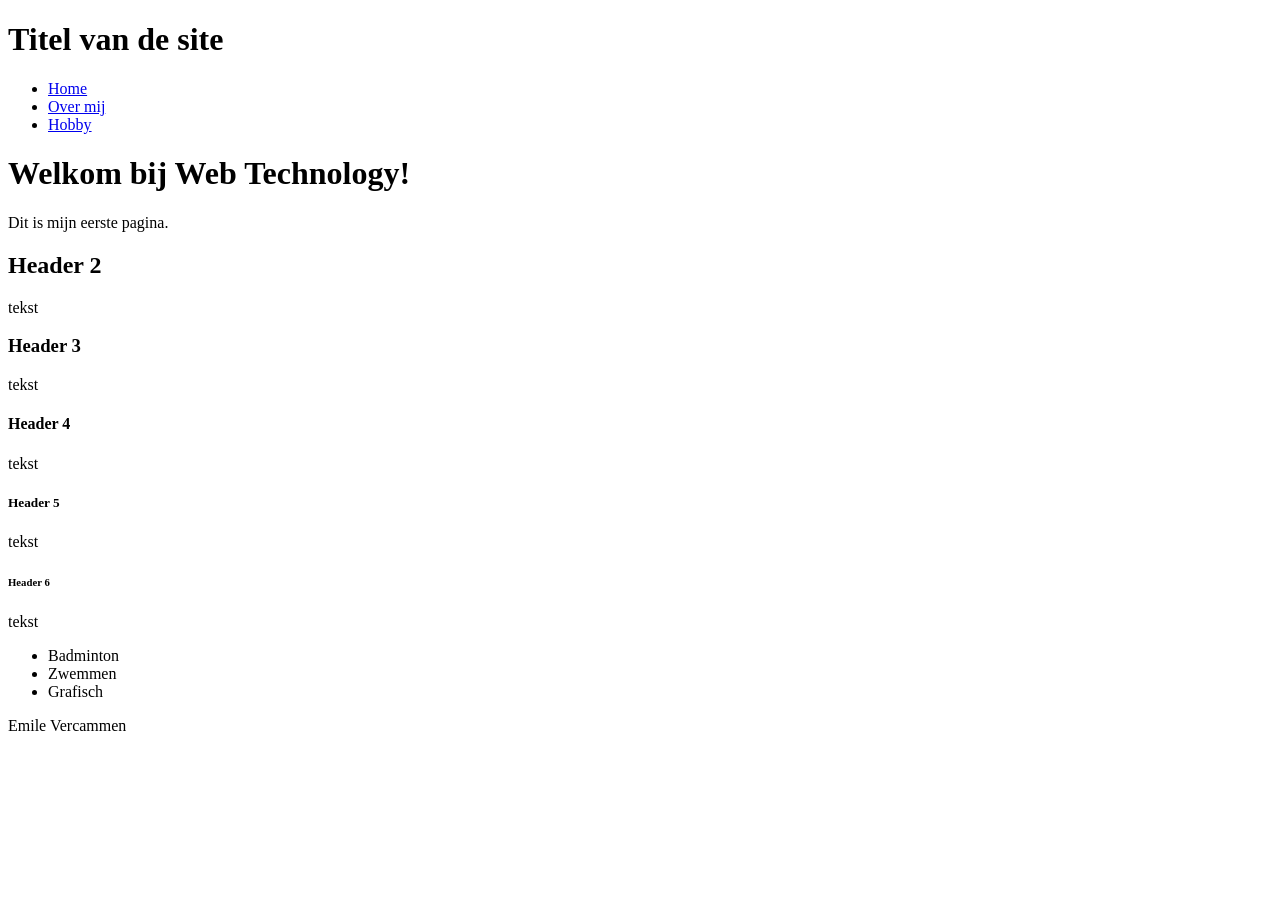
<file: labo-01/index.html>
<!DOCTYPE html>
<html lang="nl">
<head>
    <meta charset="UTF-8">
    <meta name="viewport" content="width=device-width, initial-scale=1.0">
    <title>Oefening 1</title>
</head>
<body>
    <header>
        <h1>Titel van de site</h1>
        <nav>
          <ul>
            <li><a href="index.html">Home</a></li>
            <li><a href="over-mij.html">Over mij</a></li>
            <li><a href="hobby.html">Hobby</a></li>
          </ul>
        </nav>
    </header>
    <main>
        <h1>Welkom bij Web Technology!</h1>
        <p>Dit is mijn eerste pagina.</p>
        <h2>Header 2</h2>
        <p>tekst</p>
        <h3>Header 3</h3>
        <p>tekst</p>
        <h4>Header 4</h4>
        <p>tekst</p>
        <h5>Header 5</h5>
        <p>tekst</p>
        <h6>Header 6</h6>
        <p>tekst</p>
        <ul>
            <li>Badminton</li>
            <li>Zwemmen</li>
            <li>Grafisch</li>
        </ul>
    </main>
    <footer>
        <p>Emile Vercammen</p>
    </footer>
</body>
</html>
</file>
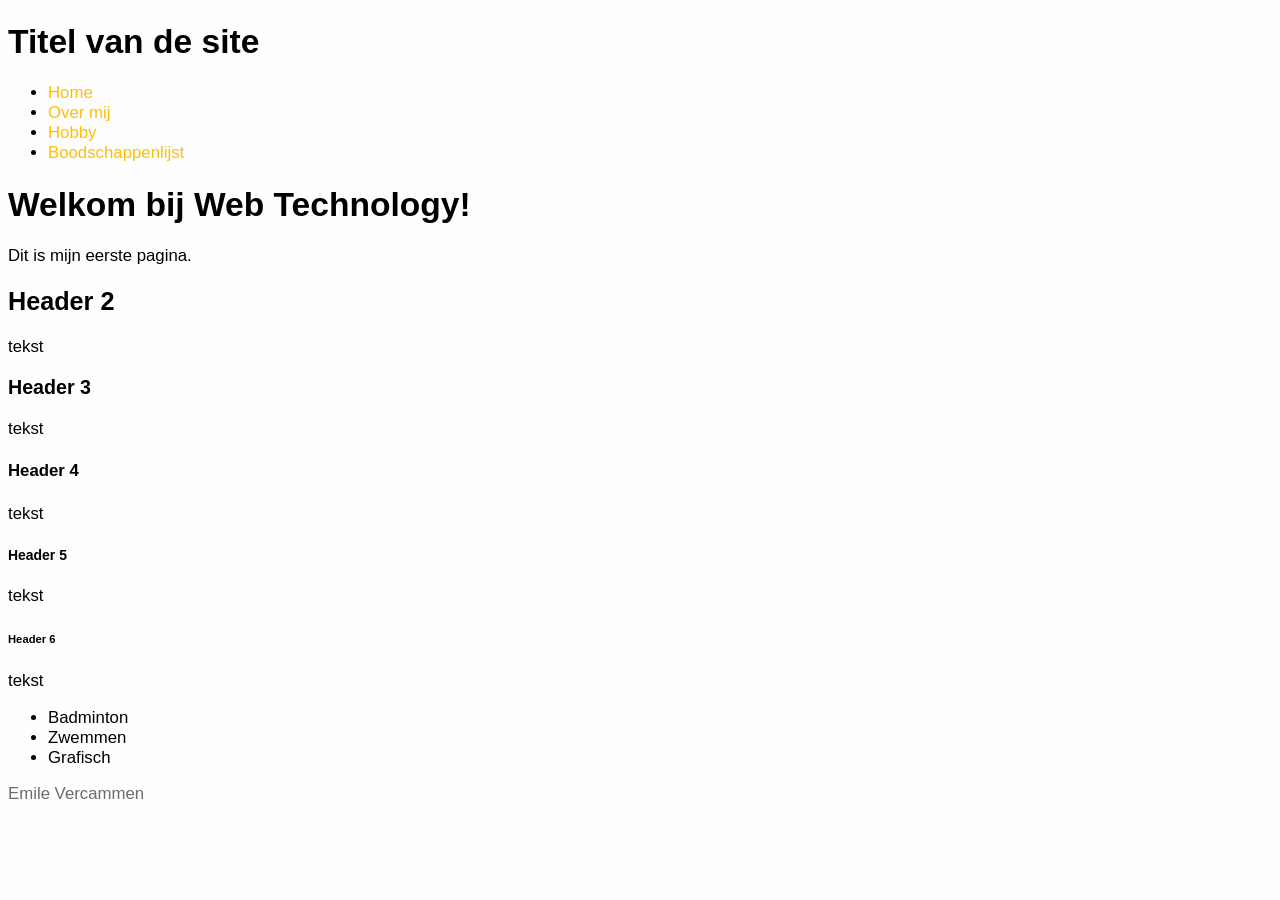
<file: site/index.html>
<!DOCTYPE html>
<html lang="nl">
<head>
    <meta charset="UTF-8">
    <meta name="viewport" content="width=device-width, initial-scale=1.0">
    <title>Home</title>
    <link rel="stylesheet" href="css/stijl.css">
</head>
<body>
    <header>
        <h1>Titel van de site</h1>
        <nav>
          <ul>
            <li><a href="index.html">Home</a></li>
            <li><a href="over-mij.html">Over mij</a></li>
            <li><a href="hobby.html">Hobby</a></li>
            <li><a href="boodschappen.html">Boodschappenlijst</a></li>
          </ul>
        </nav>
    </header>
    <main>
        <h1>Welkom bij Web Technology!</h1>
        <p>Dit is mijn eerste pagina.</p>
        <h2>Header 2</h2>
        <p>tekst</p>
        <h3>Header 3</h3>
        <p>tekst</p>
        <h4>Header 4</h4>
        <p>tekst</p>
        <h5>Header 5</h5>
        <p>tekst</p>
        <h6>Header 6</h6>
        <p>tekst</p>
        <ul>
            <li>Badminton</li>
            <li>Zwemmen</li>
            <li>Grafisch</li>
        </ul>
    </main>
    <footer>
        <p>Emile Vercammen</p>
    </footer>
</body>
</html>
</file>
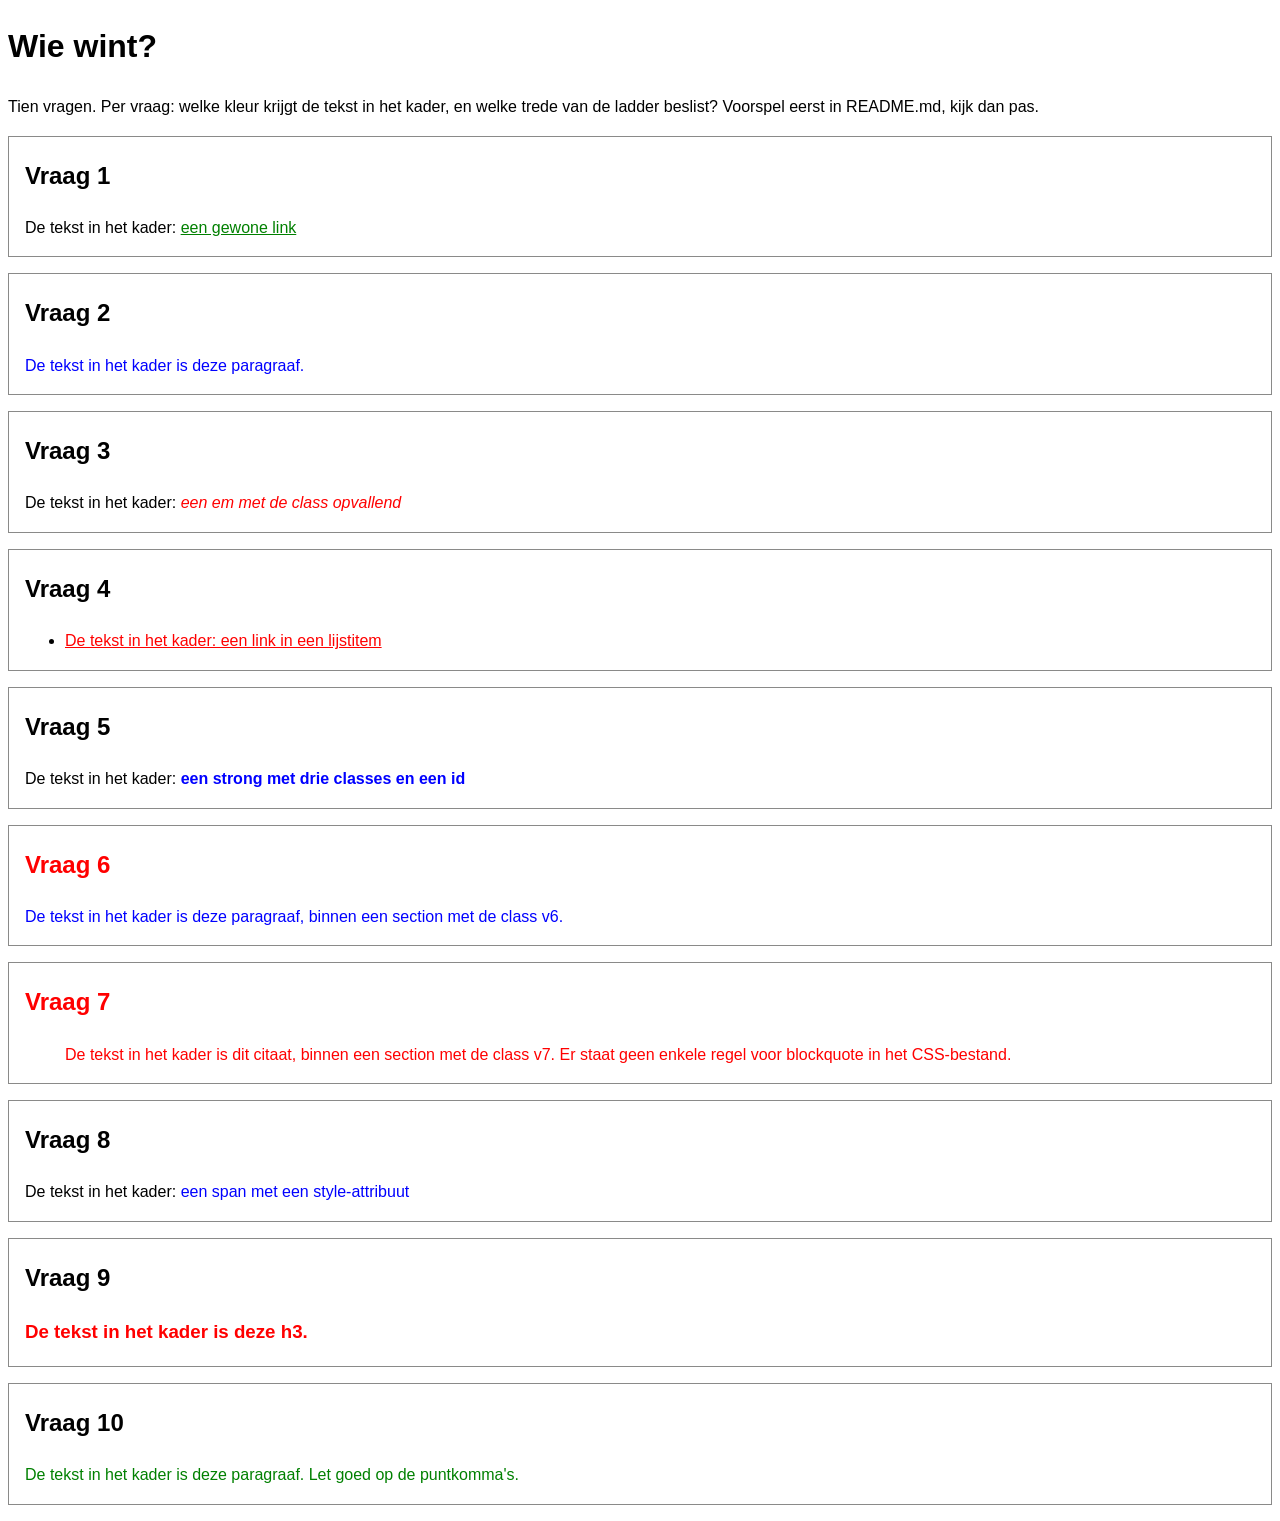
<file: labo-02/cascade/index.html>
<!-- index.html - oefening 3: voorspel, dan kijk. Wijzig dit bestand niet. -->
<!doctype html>
<html lang="nl">
  <head>
    <meta charset="utf-8">
    <meta name="viewport" content="width=device-width, initial-scale=1">
    <title>Wie wint? Tien vragen over de cascade</title>
    <link rel="stylesheet" href="css/stijl.css">
  </head>
  <body>
    <h1>Wie wint?</h1>
    <p>Tien vragen. Per vraag: welke kleur krijgt de tekst in het kader, en welke trede van de ladder beslist? Voorspel eerst in README.md, kijk dan pas.</p>

    <section class="vraag v1">
      <h2>Vraag 1</h2>
      <p>De tekst in het kader: <a href="#">een gewone link</a></p>
    </section>

    <section class="vraag v2">
      <h2>Vraag 2</h2>
      <p class="v2-tekst">De tekst in het kader is deze paragraaf.</p>
    </section>

    <section class="vraag v3">
      <h2>Vraag 3</h2>
      <p>De tekst in het kader: <em class="opvallend">een em met de class opvallend</em></p>
    </section>

    <section class="vraag v4">
      <h2>Vraag 4</h2>
      <ul>
        <li><a href="#">De tekst in het kader: een link in een lijstitem</a></li>
      </ul>
    </section>

    <section class="vraag v5">
      <h2>Vraag 5</h2>
      <p>De tekst in het kader: <strong class="een twee drie" id="v5-tekst">een strong met drie classes en een id</strong></p>
    </section>

    <section class="vraag v6">
      <h2>Vraag 6</h2>
      <p class="v6-tekst">De tekst in het kader is deze paragraaf, binnen een section met de class v6.</p>
    </section>

    <section class="vraag v7">
      <h2>Vraag 7</h2>
      <blockquote>De tekst in het kader is dit citaat, binnen een section met de class v7. Er staat geen enkele regel voor blockquote in het CSS-bestand.</blockquote>
    </section>

    <section class="vraag v8">
      <h2>Vraag 8</h2>
      <p>De tekst in het kader: <span class="v8-tekst" style="color: blue">een span met een style-attribuut</span></p>
    </section>

    <section class="vraag v9">
      <h2>Vraag 9</h2>
      <h3 class="v9-tekst">De tekst in het kader is deze h3.</h3>
    </section>

    <section class="vraag v10">
      <h2>Vraag 10</h2>
      <p class="v10-tekst">De tekst in het kader is deze paragraaf. Let goed op de puntkomma's.</p>
    </section>
  </body>
</html>
</file>
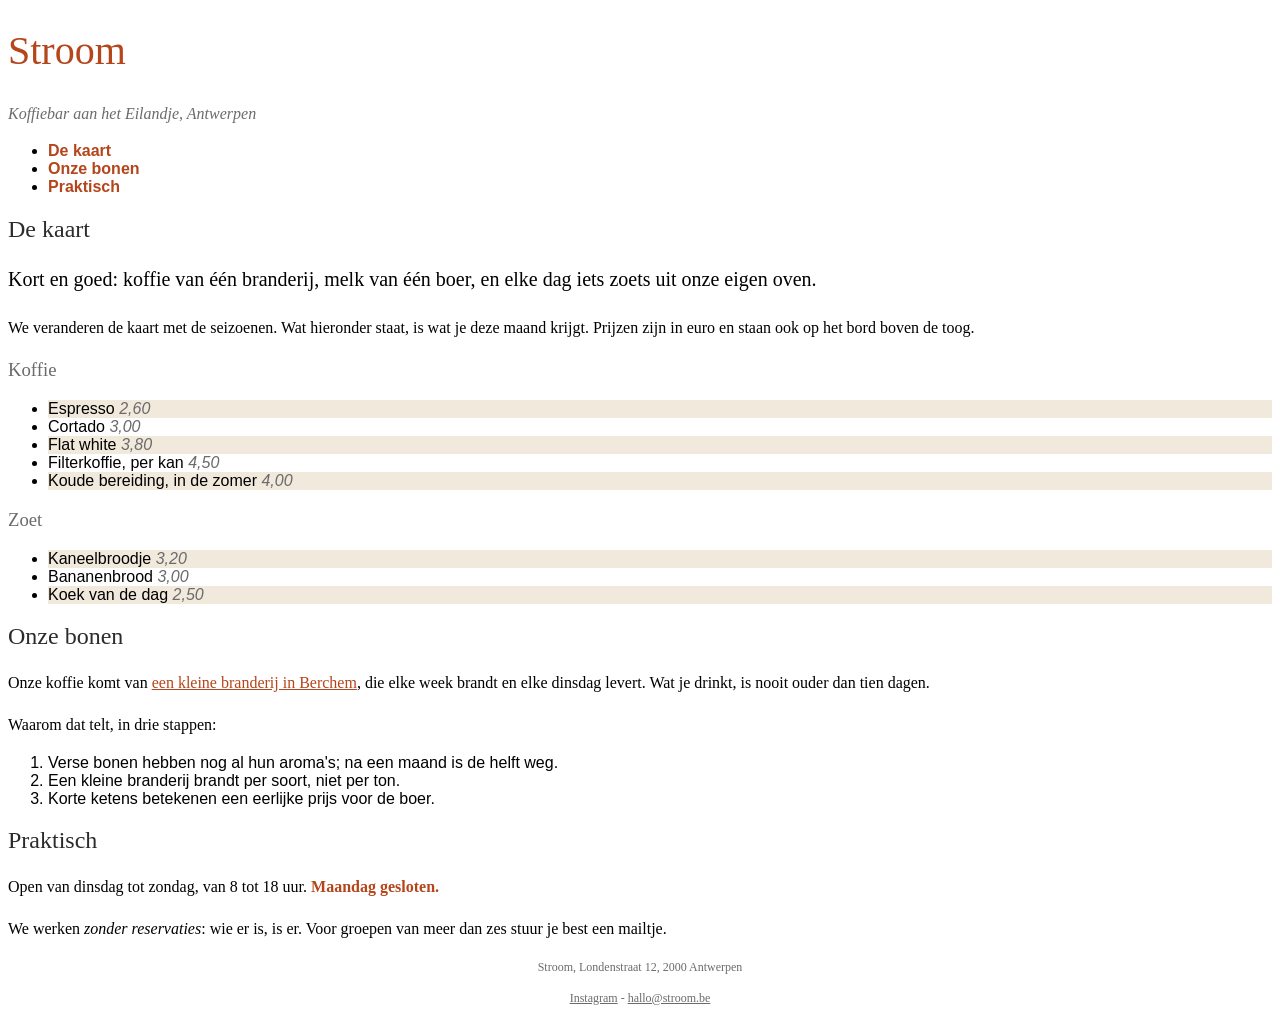
<file: labo-02/nabouw/index.html>
<!-- index.html - nabouw labo 2. Dit bestand mag je NIET wijzigen: geen class erbij, geen element verplaatst, geen style-attribuut. Jij schrijft css/stijl.css. -->
<!--
  Wat het screenshot niet kan tonen (hover en focus):
  - links in de navigatie: accentkleur, vet, geen onderstreping;
    bij hover en focus: inktkleur en onderstreept
  - links in main: accentkleur, onderstreept;
    bij hover en focus: papierkleur op een achtergrond in de accentkleur
  - links in de footer: gedempte kleur; bij hover en focus: accentkleur
-->
<!doctype html>
<html lang="nl">
  <head>
    <meta charset="utf-8">
    <meta name="viewport" content="width=device-width, initial-scale=1">
    <title>Stroom - koffiebar aan het Eilandje</title>
    <link rel="stylesheet" href="css/stijl.css">
  </head>
  <body>
    <header>
      <h1>Stroom</h1>
      <p class="slogan">Koffiebar aan het Eilandje, Antwerpen</p>
      <nav>
        <ul>
          <li><a href="#kaart">De kaart</a></li>
          <li><a href="#bonen">Onze bonen</a></li>
          <li><a href="#praktisch">Praktisch</a></li>
        </ul>
      </nav>
    </header>

    <main>
      <article>
        <h2 id="kaart">De kaart</h2>
        <p class="intro">Kort en goed: koffie van één branderij, melk van één boer, en elke dag iets zoets uit onze eigen oven.</p>
        <p>We veranderen de kaart met de seizoenen. Wat hieronder staat, is wat je deze maand krijgt. Prijzen zijn in euro en staan ook op het bord boven de toog.</p>

        <h3>Koffie</h3>
        <ul class="kaart">
          <li>Espresso <span class="prijs">2,60</span></li>
          <li>Cortado <span class="prijs">3,00</span></li>
          <li>Flat white <span class="prijs">3,80</span></li>
          <li>Filterkoffie, per kan <span class="prijs">4,50</span></li>
          <li>Koude bereiding, in de zomer <span class="prijs">4,00</span></li>
        </ul>

        <h3>Zoet</h3>
        <ul class="kaart">
          <li>Kaneelbroodje <span class="prijs">3,20</span></li>
          <li>Bananenbrood <span class="prijs">3,00</span></li>
          <li>Koek van de dag <span class="prijs">2,50</span></li>
        </ul>

        <h2 id="bonen">Onze bonen</h2>
        <p>Onze koffie komt van <a href="https://www.example.be">een kleine branderij in Berchem</a>, die elke week brandt en elke dinsdag levert. Wat je drinkt, is nooit ouder dan tien dagen.</p>
        <p>Waarom dat telt, in drie stappen:</p>
        <ol>
          <li>Verse bonen hebben nog al hun aroma's; na een maand is de helft weg.</li>
          <li>Een kleine branderij brandt per soort, niet per ton.</li>
          <li>Korte ketens betekenen een eerlijke prijs voor de boer.</li>
        </ol>

        <h2 id="praktisch">Praktisch</h2>
        <p>Open van dinsdag tot zondag, van 8 tot 18 uur. <strong>Maandag gesloten.</strong></p>
        <p>We werken <em>zonder reservaties</em>: wie er is, is er. Voor groepen van meer dan zes stuur je best een mailtje.</p>
      </article>
    </main>

    <footer>
      <p>Stroom, Londenstraat 12, 2000 Antwerpen</p>
      <p><a href="https://www.instagram.com">Instagram</a> - <a href="mailto:hallo@stroom.be">hallo@stroom.be</a></p>
    </footer>
  </body>
</html>
</file>
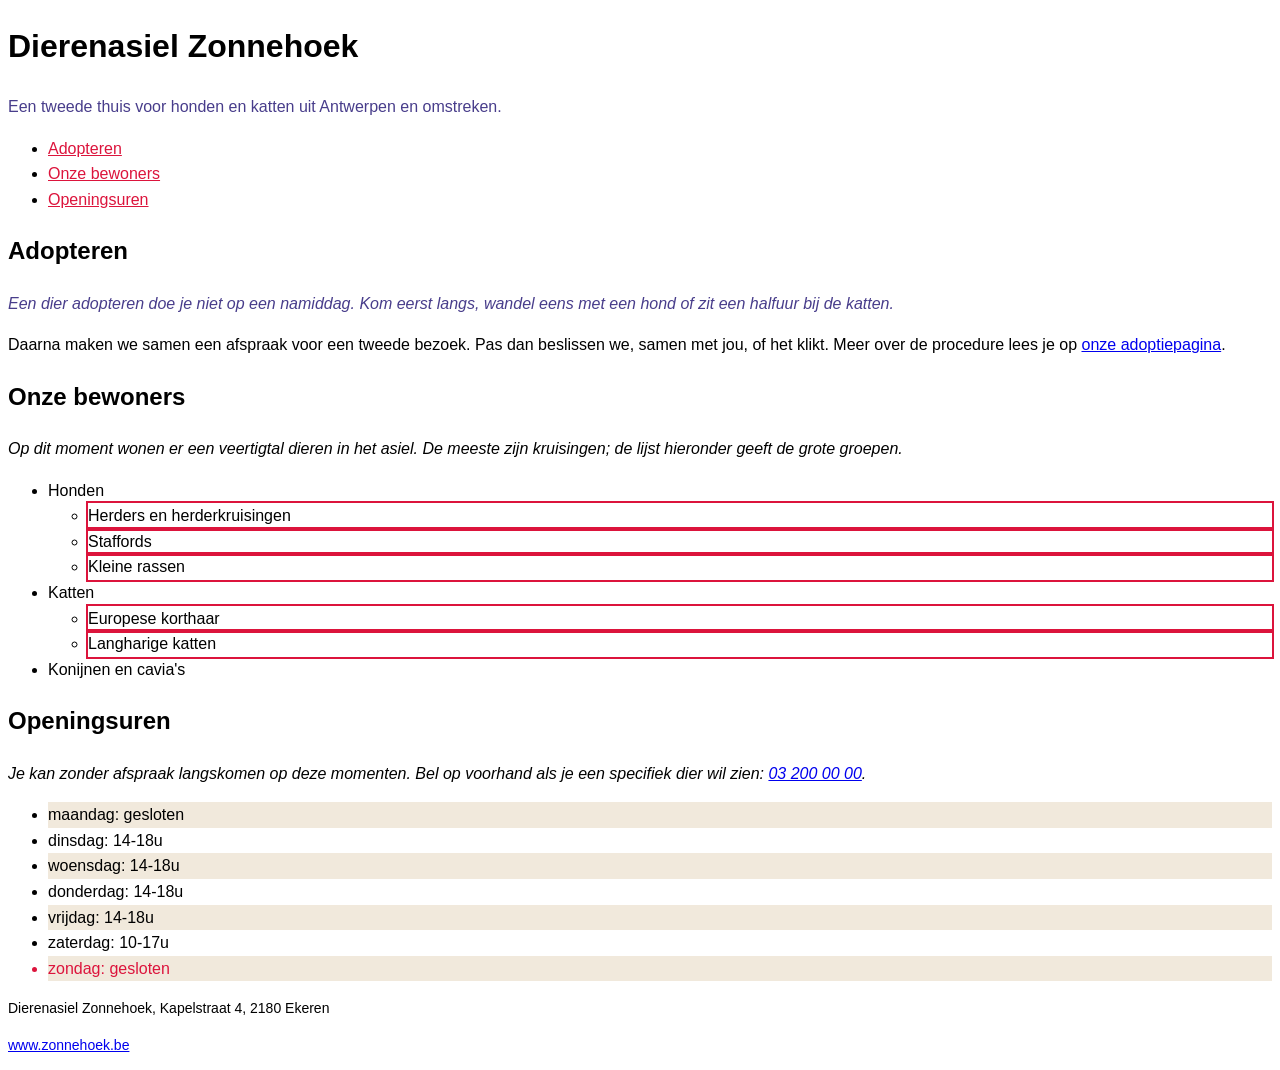
<file: labo-02/selectors/index.html>
<!-- index.html - oefening 2: selectors. Wijzig dit bestand niet; alles wat je nodig hebt, staat erin. -->
<!doctype html>
<html lang="nl">
  <head>
    <meta charset="utf-8">
    <meta name="viewport" content="width=device-width, initial-scale=1">
    <title>Dierenasiel Zonnehoek</title>
    <link rel="stylesheet" href="css/stijl.css">
  </head>
  <body>
    <header>
      <h1>Dierenasiel Zonnehoek</h1>
      <p class="slogan">Een tweede thuis voor honden en katten uit Antwerpen en omstreken.</p>
      <nav>
        <ul>
          <li><a href="#adopteren">Adopteren</a></li>
          <li><a href="#rassen">Onze bewoners</a></li>
          <li><a href="#uren">Openingsuren</a></li>
        </ul>
      </nav>
    </header>

    <main>
      <article>
        <h2 id="adopteren">Adopteren</h2>
        <p class="intro">Een dier adopteren doe je niet op een namiddag. Kom eerst langs, wandel eens met een hond of zit een halfuur bij de katten.</p>
        <p>Daarna maken we samen een afspraak voor een tweede bezoek. Pas dan beslissen we, samen met jou, of het klikt. Meer over de procedure lees je op <a href="https://www.zonnehoek.be/adoptie">onze adoptiepagina</a>.</p>

        <h2 id="rassen">Onze bewoners</h2>
        <p>Op dit moment wonen er een veertigtal dieren in het asiel. De meeste zijn kruisingen; de lijst hieronder geeft de grote groepen.</p>
        <ul class="rassen">
          <li>Honden
            <ul>
              <li>Herders en herderkruisingen</li>
              <li>Staffords</li>
              <li>Kleine rassen</li>
            </ul>
          </li>
          <li>Katten
            <ul>
              <li>Europese korthaar</li>
              <li>Langharige katten</li>
            </ul>
          </li>
          <li>Konijnen en cavia's</li>
        </ul>

        <h2 id="uren">Openingsuren</h2>
        <p>Je kan zonder afspraak langskomen op deze momenten. Bel op voorhand als je een specifiek dier wil zien: <a href="tel:+3232000000">03 200 00 00</a>.</p>
        <ul class="uren">
          <li>maandag: gesloten</li>
          <li>dinsdag: 14-18u</li>
          <li>woensdag: 14-18u</li>
          <li>donderdag: 14-18u</li>
          <li>vrijdag: 14-18u</li>
          <li>zaterdag: 10-17u</li>
          <li>zondag: gesloten</li>
        </ul>
      </article>
    </main>

    <footer>
      <p>Dierenasiel Zonnehoek, Kapelstraat 4, 2180 Ekeren</p>
      <p><a href="https://www.zonnehoek.be">www.zonnehoek.be</a></p>
    </footer>
  </body>
</html>
</file>
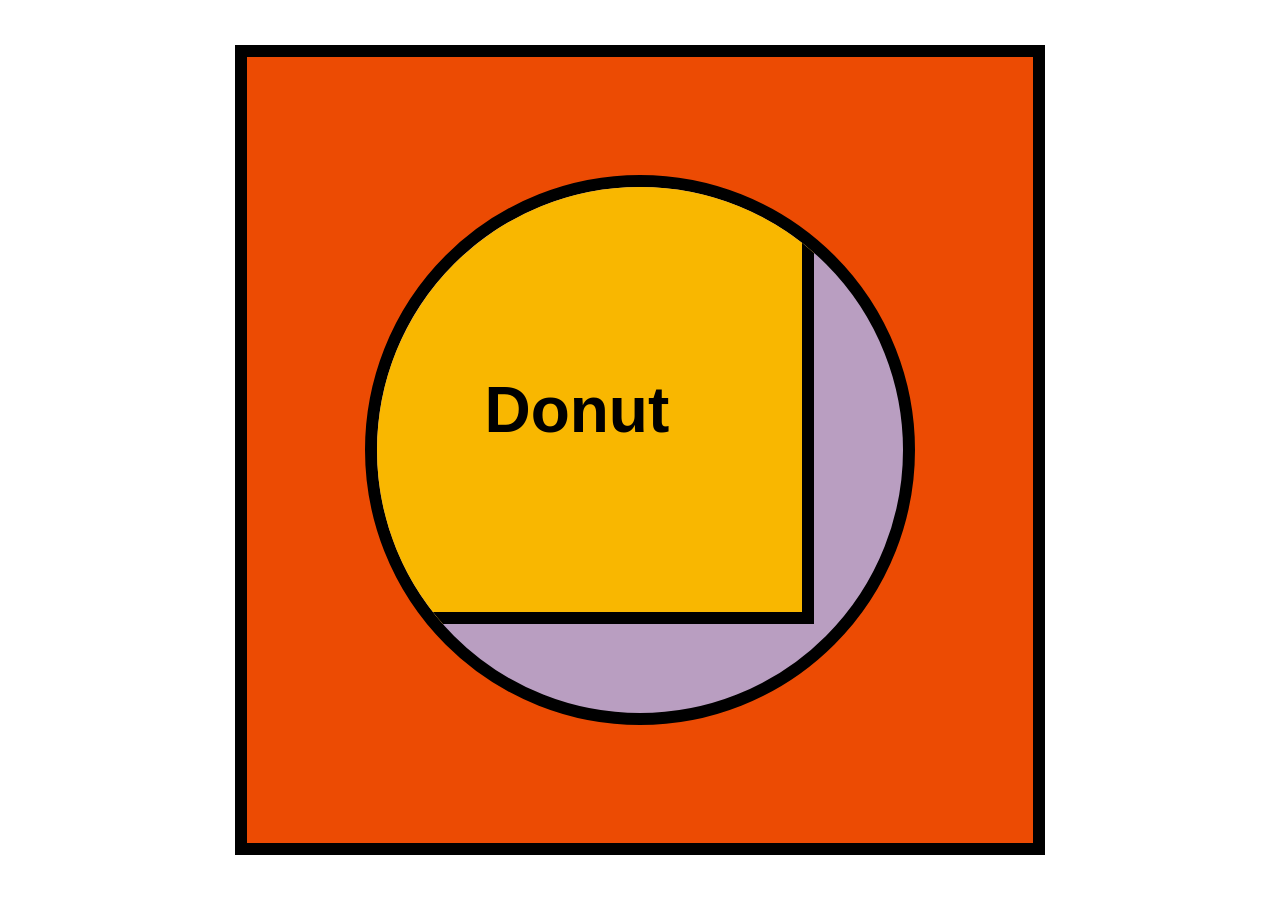
<file: labo-03/donut/index.html>
<!doctype html>
<html lang="en">
<head>
  <meta charset="utf-8">
  <meta name="viewport" content="width=device-width, initial-scale=1">
  <title>Labo 3 - Donut</title>
  <link rel="stylesheet" href="css/reset.css">
  <link rel="stylesheet" href="css/stijl.css">
</head>
<body>
  <!-- Do not change this file. Write your CSS in css/stijl.css. -->
  <main>
    <div>
      <h1>Donut</h1>
    </div>
  </main>
</body>
</html>
</file>
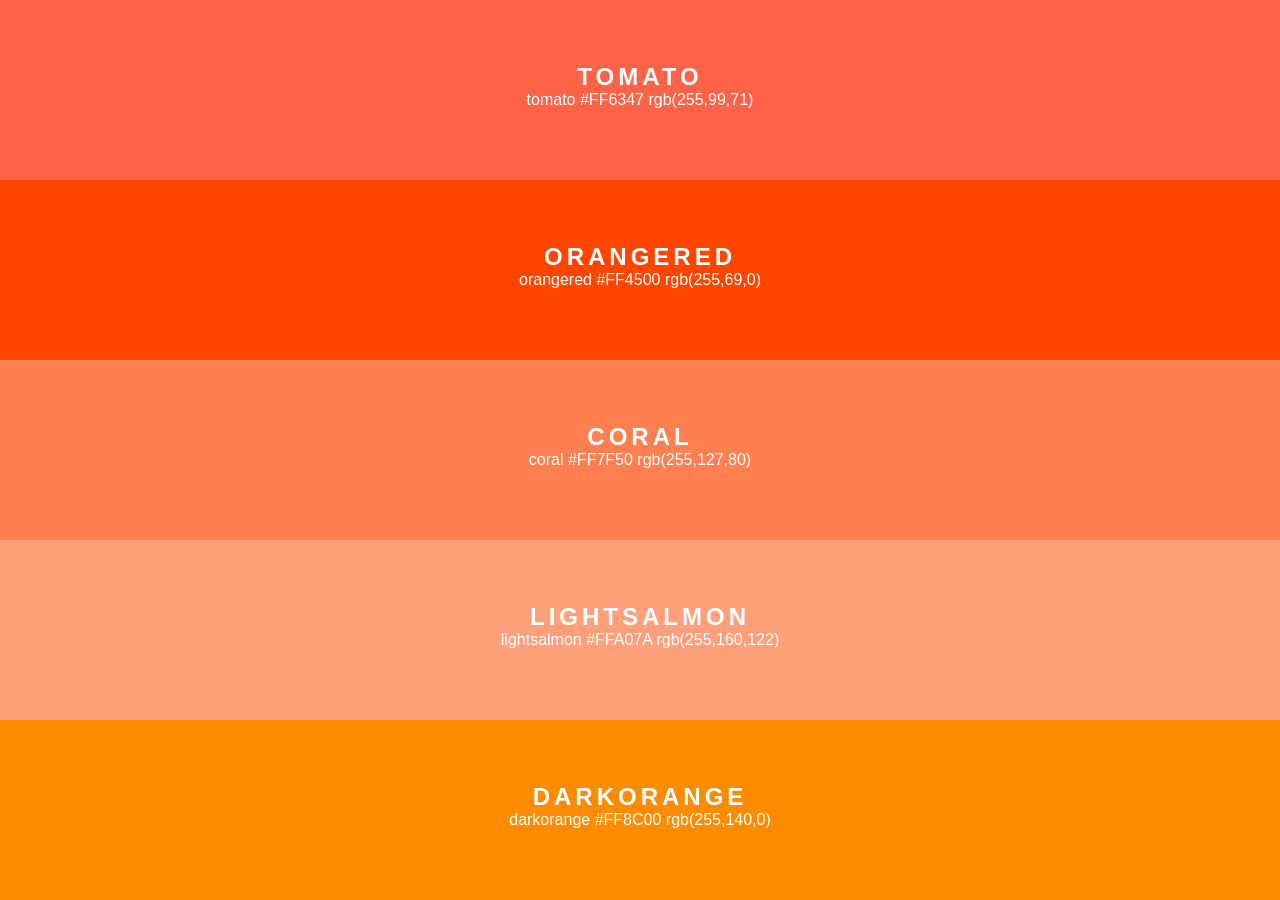
<file: labo-03/kleuren/index.html>
<!doctype html>
<html lang="en">
<head>
  <meta charset="utf-8">
  <meta name="viewport" content="width=device-width, initial-scale=1">
  <title>Labo 3 - Kleurenstalen</title>
  <link rel="stylesheet" href="css/reset.css">
  <link rel="stylesheet" href="css/stijl.css">
</head>
<body>
  <!-- Do not change this file. Write your CSS in css/stijl.css. -->
  <ul>
    <li class="tomato">
      <h2>TOMATO</h2>
      <p class="codes"><span>tomato</span> <span>#FF6347</span> <span>rgb(255,99,71)</span></p>
    </li>
    <li class="orangered">
      <h2>ORANGERED</h2>
      <p class="codes"><span>orangered</span> <span>#FF4500</span> <span>rgb(255,69,0)</span></p>
    </li>
    <li class="coral">
      <h2>CORAL</h2>
      <p class="codes"><span>coral</span> <span>#FF7F50</span> <span>rgb(255,127,80)</span></p>
    </li>
    <li class="lightsalmon">
      <h2>LIGHTSALMON</h2>
      <p class="codes"><span>lightsalmon</span> <span>#FFA07A</span> <span>rgb(255,160,122)</span></p>
    </li>
    <li class="darkorange">
      <h2>DARKORANGE</h2>
      <p class="codes"><span>darkorange</span> <span>#FF8C00</span> <span>rgb(255,140,0)</span></p>
    </li>
  </ul>
</body>
</html>
</file>
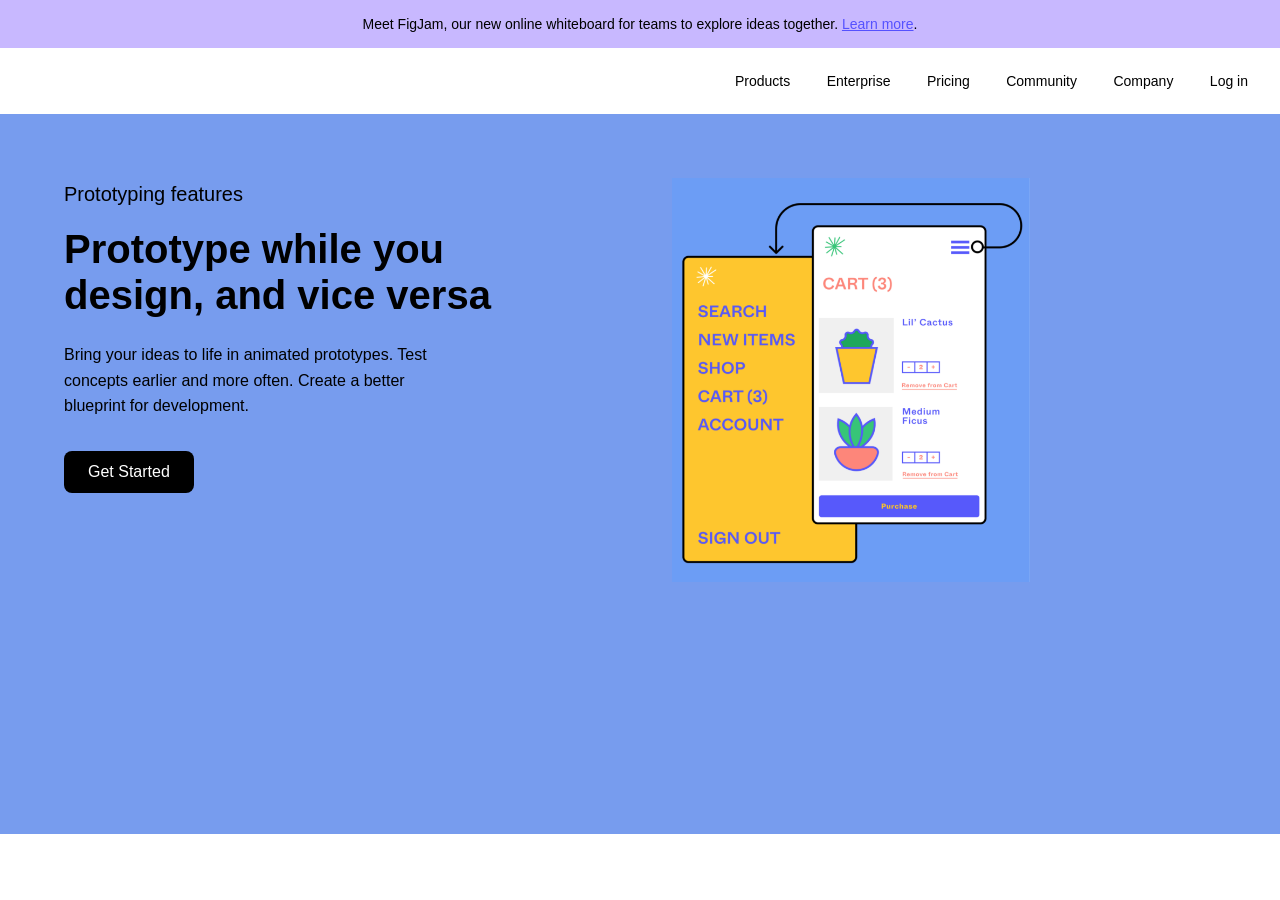
<file: labo-03/landing/index.html>
<!doctype html>
<html lang="en">
<head>
  <meta charset="utf-8">
  <meta name="viewport" content="width=device-width, initial-scale=1">
  <title>Labo 3 - Landingspagina</title>
  <link rel="stylesheet" href="css/reset.css">
  <link rel="stylesheet" href="css/stijl.css">
</head>
<body>
  <!-- Do not change this file. Write your CSS in css/stijl.css.
       Not visible in the screenshot: on :hover and :focus the links in the
       banner and in the navigation get an underline, and the button turns
       dark grey (#333333) instead of black. -->
  <div class="banner">
    <p>Meet FigJam, our new online whiteboard for teams to explore ideas together. <a href="#">Learn more</a>.</p>
  </div>
  <header>
    <nav>
      <ul>
        <li><a href="#">Products</a></li>
        <li><a href="#">Enterprise</a></li>
        <li><a href="#">Pricing</a></li>
        <li><a href="#">Community</a></li>
        <li><a href="#">Company</a></li>
        <li><a href="#">Log in</a></li>
      </ul>
    </nav>
  </header>
  <main>
    <article>
      <p class="bovenkop">Prototyping features</p>
      <h1>Prototype while you design, and vice versa</h1>
      <p>Bring your ideas to life in animated prototypes. Test concepts earlier and more often. Create a better blueprint for development.</p>
      <a href="#" class="knop">Get Started</a>
    </article><!-- no whitespace between these two tags: see syllabus 3.7 --><div class="afbeelding">
      <img src="afbeeldingen/prototype.png" alt="Prototype of a plant shop: a yellow menu panel next to a white cart screen">
    </div>
  </main>
</body>
</html>
</file>
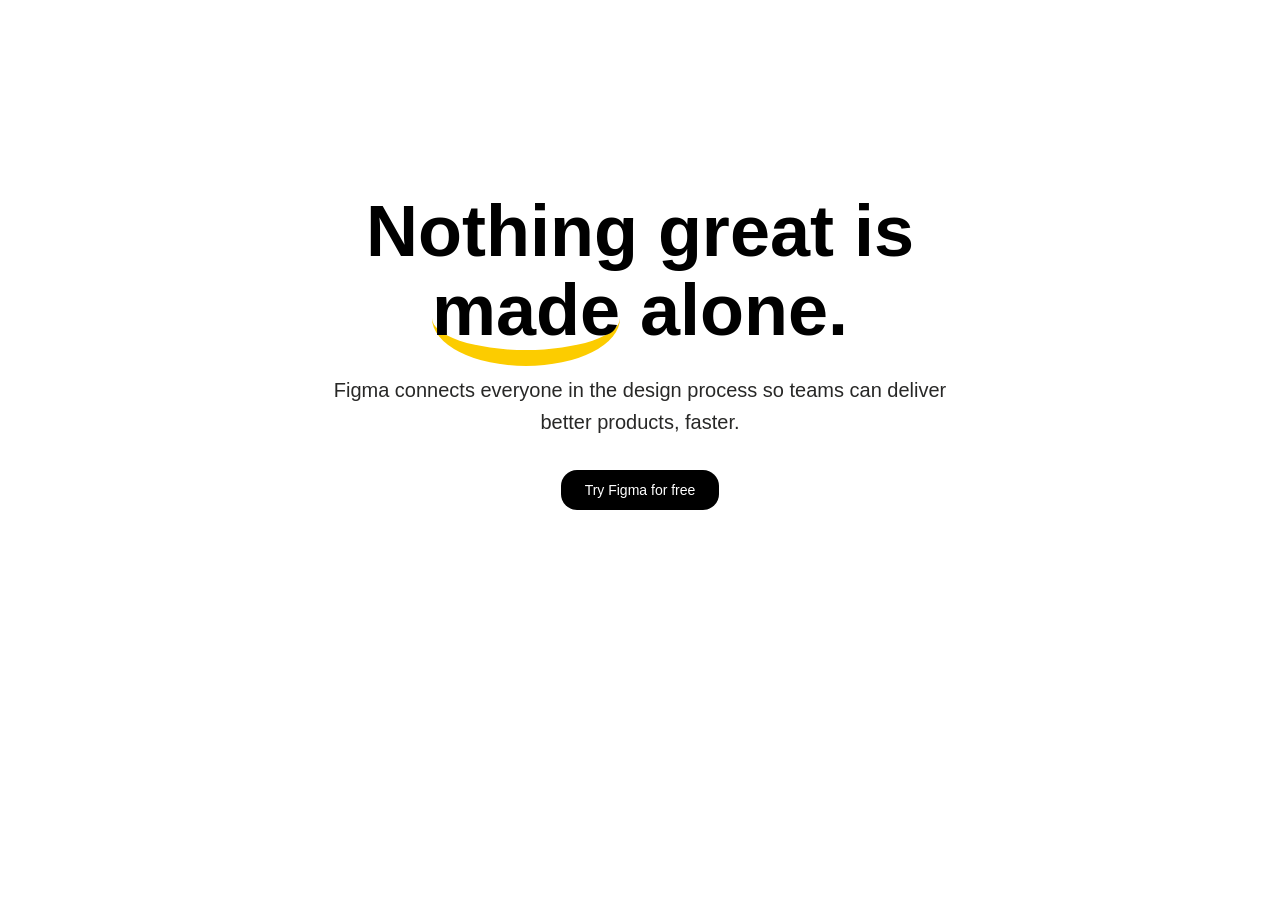
<file: labo-03/slogan/index.html>
<!doctype html>
<html lang="en">
<head>
  <meta charset="utf-8">
  <meta name="viewport" content="width=device-width, initial-scale=1">
  <title>Labo 3 - Slogan</title>
  <link rel="stylesheet" href="css/reset.css">
  <link rel="stylesheet" href="css/stijl.css">
</head>
<body>
  <!-- Do not change this file. Write your CSS in css/stijl.css.
       Not visible in the screenshot: on :hover and :focus the button turns
       dark grey (#333333) instead of black. -->
  <h2>Nothing great is <span>made</span> alone.</h2>
  <p>Figma connects everyone in the design process so teams can deliver better products, faster.</p>
  <a href="https://www.figma.com">Try Figma for free</a>
</body>
</html>
</file>
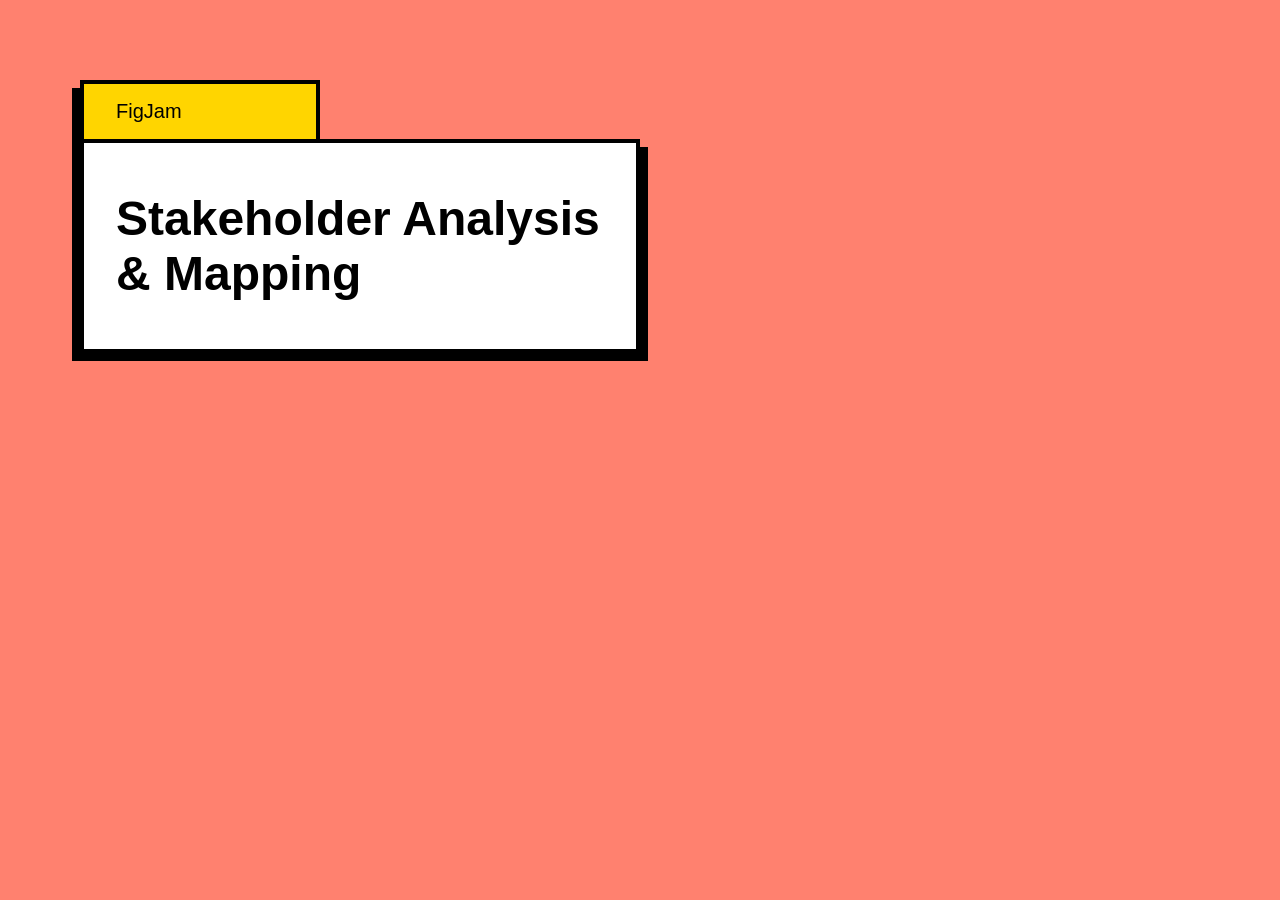
<file: labo-03/tabblad/index.html>
<!doctype html>
<html lang="en">
<head>
  <meta charset="utf-8">
  <meta name="viewport" content="width=device-width, initial-scale=1">
  <title>Labo 3 - Tabblad</title>
  <link rel="stylesheet" href="css/reset.css">
  <link rel="stylesheet" href="css/stijl.css">
</head>
<body>
  <!-- Do not change this file. Write your CSS in css/stijl.css. -->
  <h1>FigJam</h1>
  <h2>Stakeholder Analysis &amp; Mapping</h2>
</body>
</html>
</file>
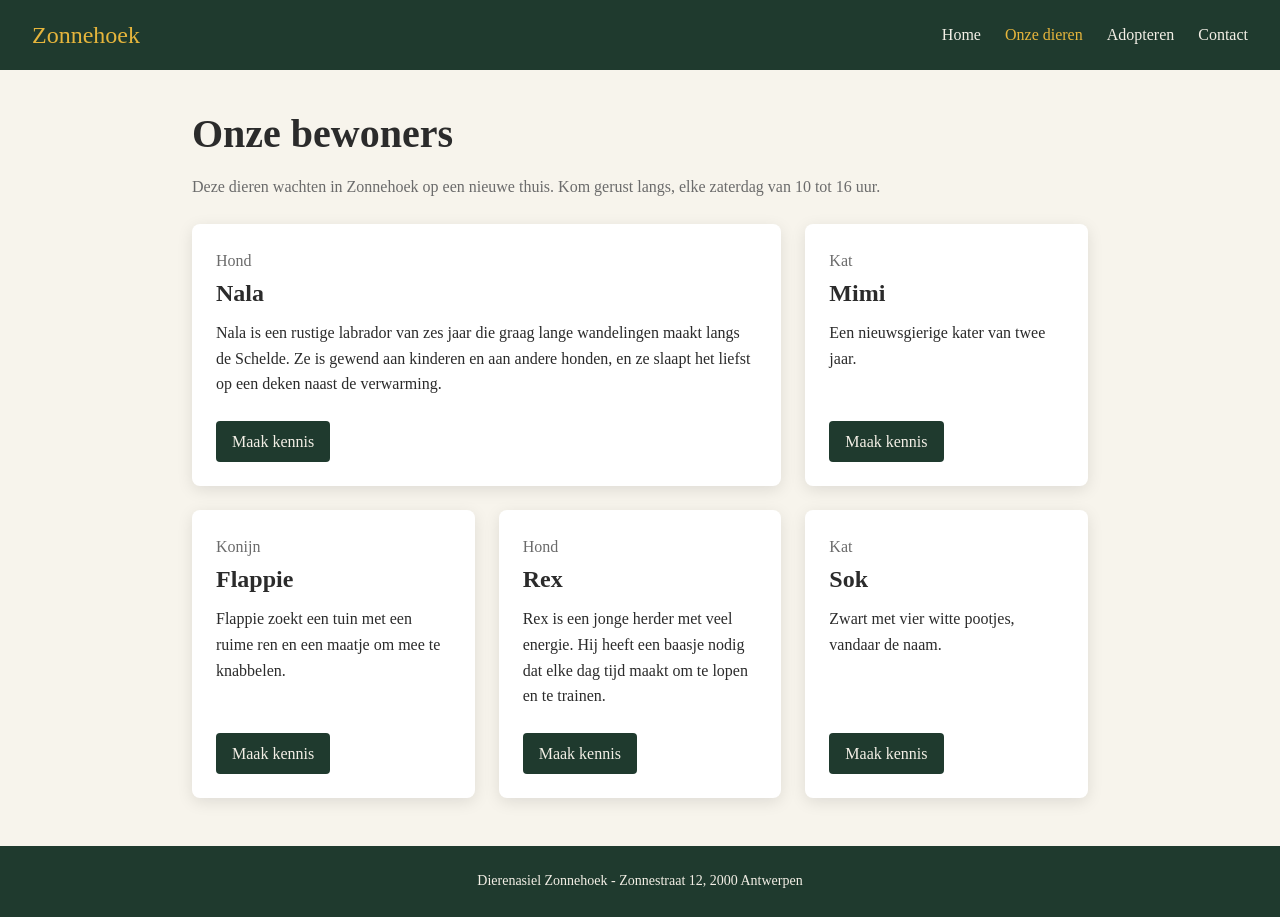
<file: labo-04/dierenasiel/index.html>
<!doctype html>
<html lang="nl">
<head>
  <meta charset="utf-8">
  <meta name="viewport" content="width=device-width, initial-scale=1">
  <title>Labo 4 - Dierenasiel Zonnehoek</title>
  <link rel="stylesheet" href="css/reset.css">
  <link rel="stylesheet" href="css/stijl.css">
</head>
<body>
  <!-- Do not change this file. Write your CSS in css/stijl.css.
       Not visible in the screenshot: on :hover and :focus the links in the
       navigation get an underline, and a button turns dark (#2b2b2b). -->
  <header>
    <a class="logo" href="index.html">Zonnehoek</a>
    <nav>
      <ul>
        <li><a href="index.html">Home</a></li>
        <li><a href="dieren.html" class="actief">Onze dieren</a></li>
        <li><a href="adopteren.html">Adopteren</a></li>
        <li><a href="contact.html">Contact</a></li>
      </ul>
    </nav>
  </header>
  <main>
    <h1>Onze bewoners</h1>
    <p class="intro">Deze dieren wachten in Zonnehoek op een nieuwe thuis. Kom gerust langs, elke zaterdag van 10 tot 16 uur.</p>
    <ul class="kaarten">
      <li class="kaart uitgelicht">
        <p class="soort">Hond</p>
        <h2>Nala</h2>
        <p class="beschrijving">Nala is een rustige labrador van zes jaar die graag lange wandelingen maakt langs de Schelde. Ze is gewend aan kinderen en aan andere honden, en ze slaapt het liefst op een deken naast de verwarming.</p>
        <a class="knop" href="#">Maak kennis</a>
      </li>
      <li class="kaart">
        <p class="soort">Kat</p>
        <h2>Mimi</h2>
        <p class="beschrijving">Een nieuwsgierige kater van twee jaar.</p>
        <a class="knop" href="#">Maak kennis</a>
      </li>
      <li class="kaart">
        <p class="soort">Konijn</p>
        <h2>Flappie</h2>
        <p class="beschrijving">Flappie zoekt een tuin met een ruime ren en een maatje om mee te knabbelen.</p>
        <a class="knop" href="#">Maak kennis</a>
      </li>
      <li class="kaart">
        <p class="soort">Hond</p>
        <h2>Rex</h2>
        <p class="beschrijving">Rex is een jonge herder met veel energie. Hij heeft een baasje nodig dat elke dag tijd maakt om te lopen en te trainen.</p>
        <a class="knop" href="#">Maak kennis</a>
      </li>
      <li class="kaart">
        <p class="soort">Kat</p>
        <h2>Sok</h2>
        <p class="beschrijving">Zwart met vier witte pootjes, vandaar de naam.</p>
        <a class="knop" href="#">Maak kennis</a>
      </li>
    </ul>
  </main>
  <footer>
    <p>Dierenasiel Zonnehoek - Zonnestraat 12, 2000 Antwerpen</p>
  </footer>
</body>
</html>
</file>
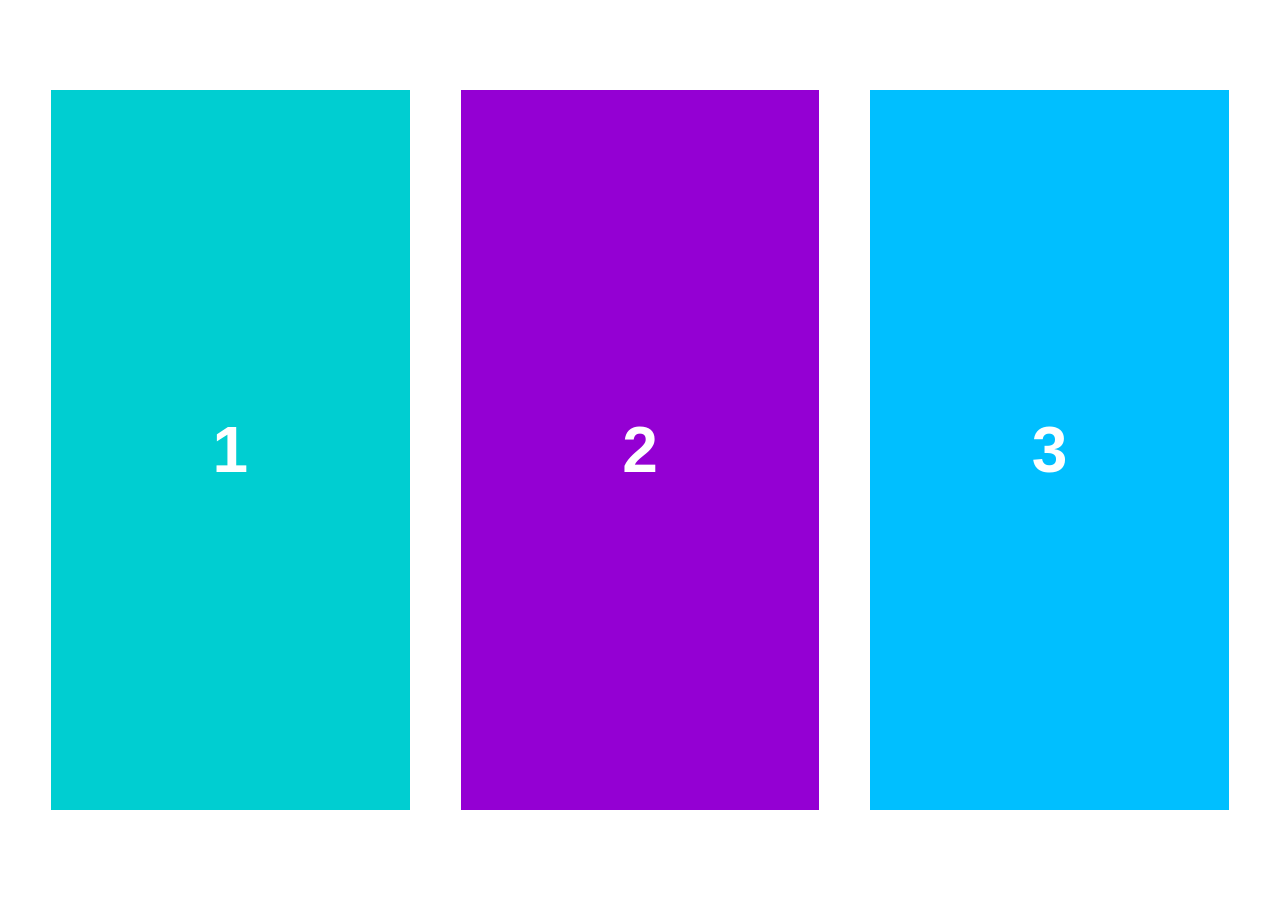
<file: labo-04/kolommen/index.html>
<!doctype html>
<html lang="nl">
<head>
  <meta charset="utf-8">
  <meta name="viewport" content="width=device-width, initial-scale=1">
  <title>Labo 4 - Drie kolommen</title>
  <link rel="stylesheet" href="css/reset.css">
  <link rel="stylesheet" href="css/stijl.css">
</head>
<body>
  <!-- Do not change this file. Write your CSS in css/stijl.css. -->
  <main>
    <div>1</div>
    <div>2</div>
    <div>3</div>
  </main>
</body>
</html>
</file>
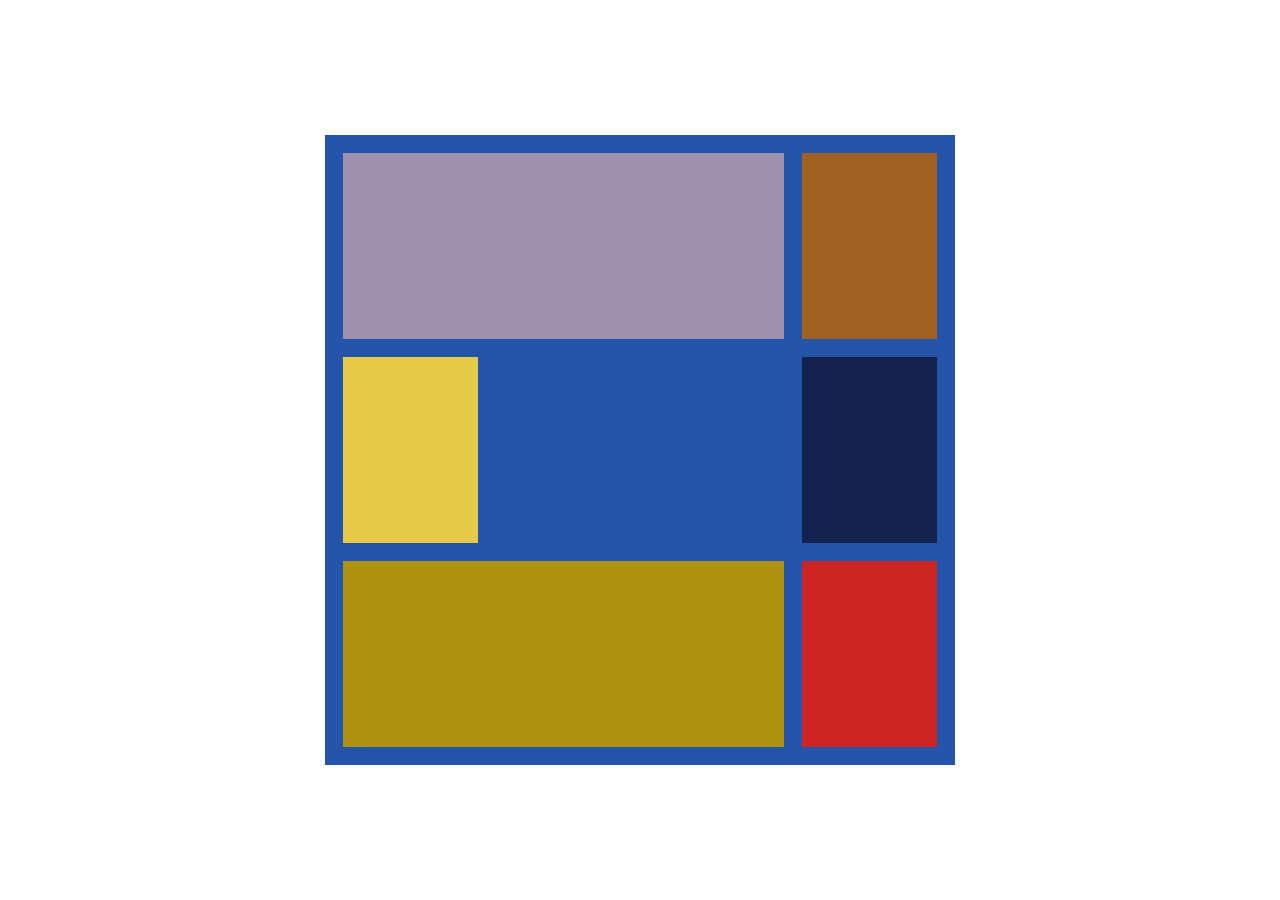
<file: labo-04/mondriaan/index.html>
<!doctype html>
<html lang="nl">
<head>
  <meta charset="utf-8">
  <meta name="viewport" content="width=device-width, initial-scale=1">
  <title>Labo 4 - Mondriaan</title>
  <link rel="stylesheet" href="css/reset.css">
  <link rel="stylesheet" href="css/stijl.css">
</head>
<body>
  <!-- Do not change this file. Write your CSS in css/stijl.css. -->
  <main class="schilderij">
    <div class="lila"></div>
    <div class="bruin"></div>
    <div class="geel"></div>
    <div class="marine"></div>
    <div class="olijf"></div>
    <div class="rood"></div>
  </main>
</body>
</html>
</file>
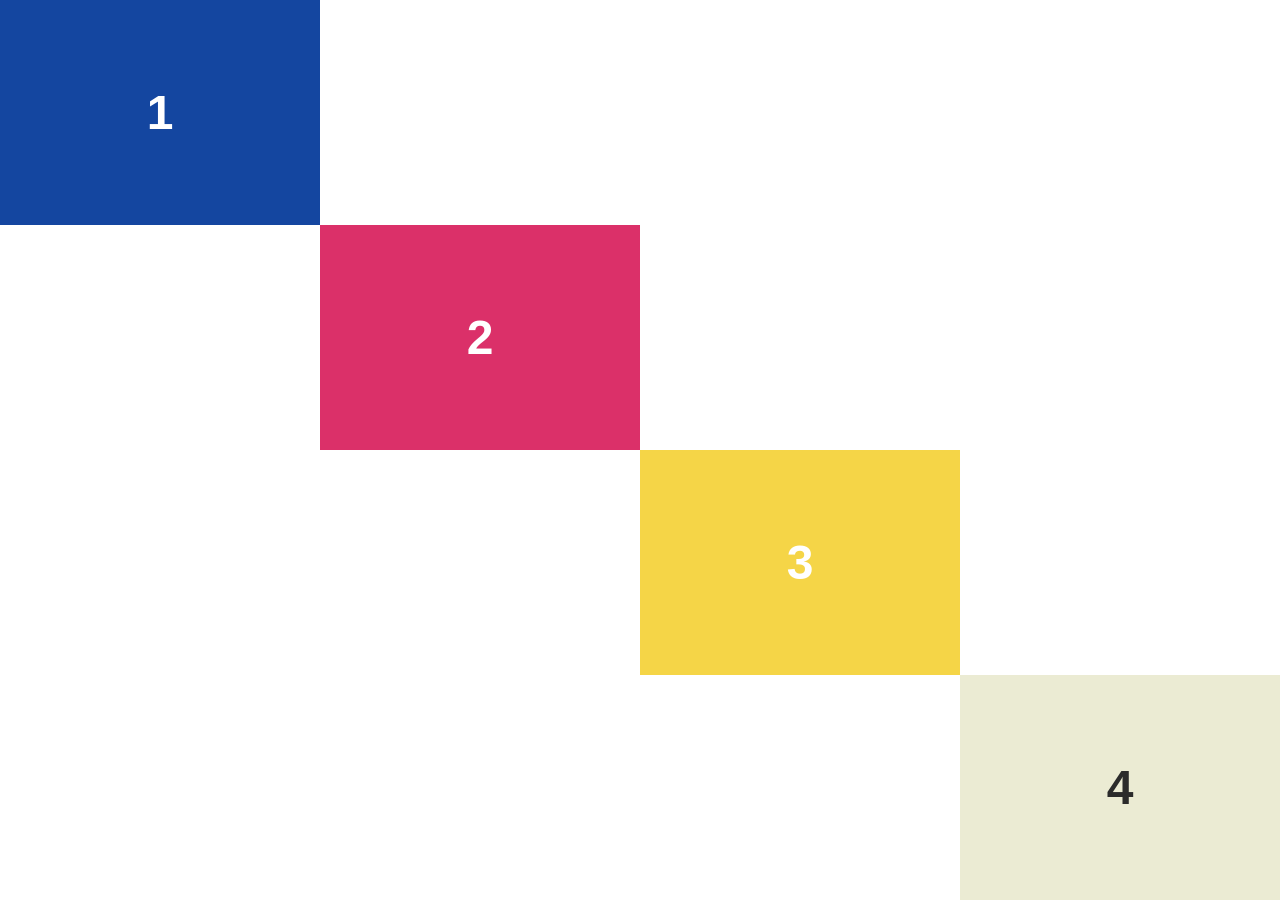
<file: labo-04/trap/index.html>
<!doctype html>
<html lang="nl">
<head>
  <meta charset="utf-8">
  <meta name="viewport" content="width=device-width, initial-scale=1">
  <title>Labo 4 - Trap</title>
  <link rel="stylesheet" href="css/reset.css">
  <link rel="stylesheet" href="css/stijl.css">
</head>
<body>
  <!-- Do not change this file. Write your CSS in css/stijl.css. -->
  <main class="trap">
    <div class="trede">1</div>
    <div class="trede">2</div>
    <div class="trede">3</div>
    <div class="trede">4</div>
  </main>
</body>
</html>
</file>
<file: site/css/stijl.css>
:root{
    --color-accent: #ffbf00;
    --color-achtergrond: #fffefe;
    --color-gedempt: #6b6b6b;
    --color-gemarkeerd: #373737;
    --lettertype: Arial;
    --maat-standaard: 1.05rem;
}

body{
    background-color: var(--color-achtergrond);
    font-family: var(--lettertype);
    font-size: var(--maat-standaard);
}

nav a{
    text-decoration: none;
    color: var(--color-accent);
}

nav a:hover, nav a:focus{
    background-color: var(--color-gemarkeerd);
}

footer{
    color: var(--color-gedempt);
}
</file>
<file: labo-02/cascade/css/stijl.css>
/* stijl.css - oefening 3: voorspel, dan kijk. Wijzig dit bestand niet. */

/* Opmaak van de pagina zelf; doet niet mee in de vragen. */
body {
  font-family: Verdana, sans-serif;
  line-height: 1.6;
}

.vraag {
  border: 1px solid #8a8a89;
  padding: 0 1rem;
  margin-bottom: 1rem;
}

/* ---- vraag 1 ---- */
a {
  color: green;
}

/* ---- vraag 2 ---- */
.v2-tekst {
  color: red;
}

.v2-tekst {
  color: blue;
}

/* ---- vraag 3 ---- */
.opvallend {
  color: red;
}

em {
  color: blue;
}

/* ---- vraag 4 ---- */
.v4 > a {
  color: green;
}

.v4 a {
  color: red;
}

/* ---- vraag 5 ---- */
.een.twee.drie {
  color: red;
}

#v5-tekst {
  color: blue;
}

/* ---- vraag 6 ---- */
.v6 {
  color: red;
}

.v6-tekst {
  color: blue;
}

/* ---- vraag 7 ---- */
.v7 {
  color: red;
}

/* ---- vraag 8 ---- */
.v8-tekst {
  color: red;
}

/* ---- vraag 9 ---- */
h3 {
  color: red !important;
}

.v9-tekst {
  color: blue;
}

/* ---- vraag 10 ---- */
.v10-tekst {
  color: green;
  font-size: 1.5rem
  color: blue;
}
</file>
<file: labo-02/nabouw/css/stijl.css>
:root{
    --papier: #fbf7f0;
    --inkt: #2b2b2b;
    --gedempt: #6b6b6b;
    --accent: #b5451b;
    --zebra: #f1e9dc;

    --font-koppen: Georgia;
    --font-tekst: Verdana;

    --regelhoogte: 1.6;
}

body{
    font-family: Arial;
}

h1, h2, h3{
    font-family: var(--font-koppen);
    font-weight: normal;
}

h1{
    color: var(--accent);
    font-size: 2.5rem;
}

h2{
    color: var(--inkt);
    font-size: 1.5rem;
}

h3{
    color: var(--gedempt);
}

p{
    font-family: var(--font-tekst);
    line-height: var(--regelhoogte);
}

.slogan{
    color: var(--gedempt);
    font-style: italic;
}

nav a{
    color: var(--accent);
    font-weight: bold;
    text-decoration: none;
}

nav a:hover, nav a:focus{
    color: var(--inkt);
    text-decoration: underline;
}

.intro{
    font-size: 1.25rem;
}

.kaart li:nth-child(odd){
    background-color: var(--zebra);
}

.prijs{
    color: var(--gedempt);
    font-style: italic;
}

main a{
    color: var(--accent);
    text-decoration: underline;
}

main a:hover, main a:focus{
    background-color: var(--accent);
    color: var(--papier);
    text-decoration: none;
}

strong{
    color: var(--accent);
}

footer{
    font-size: 0.75rem;
    text-align: center;
    color: var(--gedempt);
}

footer a{
    color: var(--gedempt);
}

footer a:hover, footer a:focus{
    color: var(--accent);
}
</file>
<file: labo-02/selectors/css/stijl.css>
/* stijl.css - oefening 2: selectors schrijven en lezen */

/* Schrijf onder elke opdracht de regel met de selector die precies die
   elementen raakt. Gebruik de declaratie die erbij staat, zodat je in de
   browser meteen ziet wat je raakte. Voeg niets toe aan index.html. */

body {
  font-family: Verdana, sans-serif;
  line-height: 1.6;
}

/* 1. alle links in de navigatie -> color: crimson; */
nav a{
      color: crimson;
}

/* 2. alleen de paragrafen in de footer -> font-size: 0.875rem; */
footer p{
      font-size: 0.875rem;
}

/* 3. alleen de lijstitems van het BUITENSTE niveau in de lijst met de class
      rassen (dus niet de items van de binnenlijsten) -> outline: 2px solid crimson;
      (outline tekent een kader rond precies het element dat je raakte; de
      property zelf komt in hoofdstuk 3) */
.rassen ul > li{
      outline: 2px solid crimson;
}

/* 4. de paragraaf die onmiddellijk na elke h2 komt -> font-style: italic; */
h2 + p{
      font-style: italic;
}

/* 5. elk oneven item in de lijst met openingsuren -> background-color: #f1e9dc; */
.uren li:nth-child(odd){
      background-color: #f1e9dc;
}

/* 6. het laatste item in de lijst met openingsuren -> color: crimson; */
.uren li:last-child{
      color: crimson;
}

/* 7. de slogan en de intro tegelijk, in één regel -> color: darkslateblue; */
.slogan, .intro{
      color: darkslateblue;
}

/* 8. elke link in main wanneer de muis erover gaat OF wanneer ze focus heeft
      -> background-color: yellow; */
main a:hover, main a:focus{
      background-color: yellow;
}


/* ---- Lezen: welke elementen raken deze vijf selectors? Schrijf het antwoord
   in één zin per selector in README.md. Verander hier niets. ---- */

/* a. header nav ul li a */
/* b. article > p */
/* c. .uren li:nth-child(3) */
/* d. h2 ~ p */
/* e. .rassen li:first-child */
</file>
<file: labo-03/donut/css/stijl.css>
/* stijl.css - labo 3, donut (reset.css is linked before this file) */

/* === tokens === */
:root {
  --color-frame: #ec4b03;
  --color-ring: #b99ec1;
  --color-dot: #f9b700;
  --color-ink: #000000;
  --font-body: Georgia, sans-serif;
  --line: 0.75rem solid var(--color-ink);
}

/* === your rules === */
main {
  width: 90vh;
  height: 90vh;
  margin: 5vh auto;
  background-color: var(--color-frame);
  border: var(--line);
}

main > div {
  width: 70%;
  height: 70%;
  margin: 15%;
  background-color: var(--color-ring);
  border: var(--line);
  border-radius: 50%;
  overflow: hidden;
}

h1 {
  width: 90%;
  height: 90%;
  margin: -7% 0 0 -7%;
  background-color: var(--color-dot);
  border: var(--line);
  font-family: var(--font-body);
  padding-top: 40%;
  font-size: 4rem;
  text-align: center;
  color: var(--color-ink);
}
</file>
<file: labo-03/kleuren/css/stijl.css>
/* stijl.css - labo 3, kleuren (reset.css is linked before this file) */

/* === tokens === */
:root {
  --color-tomato: #ff6347;
  --color-orangered: #ff4500;
  --color-coral: #ff7f50;
  --color-lightsalmon: #ffa07a;
  --color-darkorange: #ff8c00;
  --color-text: #ffffff;
  --font-body: Arial;
  --space: 0.25rem;
}

/* === your rules === */
body {
  color: var(--color-text);
  font-family: var(--font-body);
}

ul {
  list-style: none;
  padding-left: 0;
  margin: 0;
}

li {
  height: 20vh;
  padding-top: 7vh;
  text-align: center;
}

h2 {
  letter-spacing: var(--space);
}

.tomato {
  background-color: var(--color-tomato);
}
.orangered {
  background-color: var(--color-orangered);
}
.coral {
  background-color: var(--color-coral);
}
.lightsalmon {
  background-color: var(--color-lightsalmon);
}
.darkorange {
  background-color: var(--color-darkorange);
}
</file>
<file: labo-03/landing/css/stijl.css>
/* stijl.css - labo 3, landing (reset.css is linked before this file) */

/* === tokens === */
:root {
    --color-banner: #c8b8ff;
    --color-banner-link: #5551ff;
    --color-hero: #779cee;
    --color-ink: #000000;
    --color-paper: #FFFFFF;
    --color-hover: #333333;
    --font-body: Arial;
}

/* === your rules === */
body{
    color: var(--color-ink);
    font-family: var(--font-body);
}

.banner{
    background-color: var(--color-banner);
    text-align: center;
    font-size: 0.875rem;
    padding: 1rem;
}

.banner a{
    color: var(--color-banner-link);
}

header{
    text-align: right;
    padding: 1.5rem 2rem;
}

nav ul{
    list-style: none;
    padding-left: 0;
    margin: 0;
}

nav li{
    display: inline-block;
    margin-left: 2rem;
}

nav a{
    color: var(--color-ink);
    text-decoration: none;
    font-size: 0.875rem;
}

.banner a:hover, .banner a:focus,
nav a:hover, nav a:focus{
    text-decoration: underline;
}

main{
    background-color: var(--color-hero);
    min-height: 80vh;
    padding: 2rem 4rem;
}

article, .afbeelding{
    display: inline-block;
    vertical-align: top;
    width: 50%;
}

article{
    padding: 2rem 4rem 2rem 0;
}

.afbeelding{
    padding: 2rem;
}

img{
    width: 70%;
}

.bovenkop{
    font-size: 1.25rem;
    margin-bottom: 1rem;
}

h1{
    font-size: 2.5rem;
    margin-bottom: 1.5rem;
    line-height: 1.15;
}

article p{
    line-height: 1.6;
    max-width: 24rem;
    margin-bottom: 2rem;
}

.knop{
    background-color: var(--color-ink);
    color: var(--color-paper);
    display: inline-block;
    padding: 0.75rem 1.5rem;
    border-radius: 0.5rem;
    text-decoration: none;
}

.knop:hover, .knop:focus{
    background-color: var(--color-hover);
}
</file>
<file: labo-03/slogan/css/stijl.css>
/* stijl.css - labo 3, slogan (reset.css is linked before this file) */

/* === tokens === */
:root {
  --color-ink: #000000;
  --color-text: #282827;
  --color-accent: #fccc00;
  --color-paper: #ffffff;
  --color-hover: #333333;
  --font-body: Arial;
}

/* === your rules === */
body {
  font-family: var(--font-body);
  color: var(--color-text);
  text-align: center;
  width: 80vw;
  max-width: 40rem;
  margin: 12rem auto;
}

h2 {
  font-size: 4.5rem;
  line-height: 1.1;
  color: var(--color-ink);
  margin-bottom: 1.5rem;
}

h2 span {
  border-bottom: 1rem solid var(--color-accent);
  border-radius: 50%;
}

p {
  font-size: 1.25rem;
  line-height: 1.6;
  margin-bottom: 2rem;
}

a {
  display: inline-block;
  text-decoration: none;
  background-color: var(--color-ink);
  color: var(--color-paper);
  padding: 0.75rem 1.5rem;
  border-radius: 1rem;
  font-size: 0.875rem;
}

a:hover,
a:focus {
  background-color: var(--color-hover);
}
</file>
<file: labo-03/tabblad/css/stijl.css>
/* stijl.css - labo 3, tabblad (reset.css is linked before this file) */

/* === tokens === */
:root {
  --color-paper: #ff816f;
  --color-tab: #ffd500;
  --color-card: #ffffff;
  --color-ink: #000000;
  --font-body: Arial;
  --line: 0.25rem solid var(--color-ink);
}

/* === your rules === */
body {
  background-color: var(--color-paper);
  color: var(--color-ink);
  font-family: var(--font-body);
  padding: 5rem;
}

h1 {
  background-color: var(--color-tab);
  width: 15rem;
  border: var(--line);
  border-bottom: 0;
  padding: 1rem 2rem;
  font-size: 1.25rem;
  font-weight: normal;
  box-shadow: -0.5rem 0.5rem var(--color-ink);
}

h2 {
  background-color: var(--color-card);
  width: 35rem;
  border: var(--line);
  padding: 3rem 2rem;
  font-size: 3rem;
  font-weight: 700;
  box-shadow:
    0.5rem 0.5rem var(--color-ink),
    -0.5rem 0.5rem var(--color-ink);
}
</file>
<file: labo-04/dierenasiel/css/stijl.css>
/* stijl.css - labo 4, dierenasiel (reset.css is linked before this file) */

/* === tokens === */
:root {
  --color-paper: #f7f4ec;
  --color-card: #ffffff;
  --color-ink: #2b2b2b;
  --color-muted: #6b6b6b;
  --color-bar: #1f3a2e;
  --color-text-on-bar: #f3efe6;
  --color-accent: #e6b53c;
  --color-button: #1f3a2e;
  --color-button-hover: #2b2b2b;
  --font-body: Verdana;
  --font-heading: Georgia;
  --space: 1.5rem;
}

/* === your rules === */
body {
  display: grid;
  grid-template-rows: auto 1fr auto;
  min-height: 100vh;
  background-color: var(--color-paper);
  color: var(--color-ink);
  font-family: var(--font-body);
  line-height: 1.6;
}

header {
  display: flex;
  justify-content: space-between;
  align-items: center;
  background-color: var(--color-bar);
  color: var(--color-text-on-bar);
  padding: 1rem 2rem;
}
.logo {
  color: var(--color-accent);
  font-family: var(--font-heading);
  font-size: 1.5rem;
  text-decoration: none;
}
nav ul {
  display: flex;
  gap: 1.5rem;
  list-style: none;
  padding-left: 0;
  margin: 0;
}
nav a {
  color: var(--color-text);
  text-decoration: none;
}
nav a.actief,
nav a:hover,
nav a:focus {
  color: var(--color-accent);
}

main {
  max-width: 60rem;
  margin: 0 auto;
  padding: 2rem;
}
h1 {
  font-family: var(--font-heading);
  font-size: 2.5rem;
  margin-bottom: 0.5rem;
}
.intro {
  color: var(--color-muted);
  margin-bottom: var(--space);
}
.kaarten {
  display: grid;
  grid-template-columns: repeat(3, 1fr);
  gap: var(--space);
  list-style: none;
  padding-left: 0;
}
.kaart {
  display: flex;
  flex-direction: column;
  align-items: flex-start;
  background-color: var(--color-card);
  padding: var(--space);
  border-radius: 0.5rem;
  box-shadow: 0 0.25rem 1rem rgb(0 0 0/ 0.1);
}
.uitgelicht {
  grid-column: 1 / 3;
}
.soort {
  color: var(--color-muted);
}
.kaart h2 {
  font-family: var(--font-heading);
  font-size: 1.5rem;
  margin-bottom: 0.5rem;
}
.beschrijving {
  flex: 1;
  margin-bottom: var(--space);
}
.knop {
  background-color: var(--color-button);
  color: var(--color-text-on-bar);
  text-decoration: none;
  padding: 0.5rem 1rem;
  border-radius: 0.25rem;
}
.knop:hover,
.knop:focus {
  background-color: var(--color-button-hover);
}

footer {
  padding: var(--space);
  text-align: center;
  background-color: var(--color-bar);
  color: var(--color-text-on-bar);
  font-size: 0.875rem;
}
</file>
<file: labo-04/kolommen/css/stijl.css>
/* stijl.css - labo 4, kolommen (reset.css is linked before this file) */

/* === tokens === */
:root {
  --color-text: #ffffff;
  --weight-text: bold;
  --size-text: 4rem;
  --font-body: Arial;
}

/* === your rules === */
body {
  font-family: var(--font-body);
  font-size: var(--size-text);
  font-weight: var(--weight-text);
  color: var(--color-text);
}

main {
  display: flex;
  margin: 10vh 4vw;
  gap: 4vw;
  min-height: 80vh;
}

main > div {
  flex: 1;
  display: grid;
  place-items: center;
}

main > div:nth-child(1) {
  background-color: darkturquoise;
}
main > div:nth-child(2) {
  background-color: darkviolet;
}
main > div:nth-child(3) {
  background-color: deepskyblue;
}
</file>
<file: labo-04/mondriaan/css/stijl.css>
/* stijl.css - labo 4, mondriaan (reset.css is linked before this file) */

/* === tokens === */
:root {
  --color-blauw: #2554ab;
  --color-lila: #a090af;
  --color-bruin: #a16122;
  --color-geel: #e7c948;
  --color-marine: #13234e;
  --color-olijf: #ae9310;
  --color-rood: #cd2424;
  --lijn: 2vh;
}

/* === your rules === */
.schilderij {
  background-color: var(--color-blauw);
  width: 70vh;
  height: 70vh;
  margin: 15vh auto;
  padding: var(--lijn);
  display: grid;
  grid-template-columns: repeat(4, 1fr);
  grid-template-rows: repeat(3, 1fr);
  gap: var(--lijn);
}

.lila {
  background-color: var(--color-lila);
  grid-column: 1 / 4;
}
.bruin {
  background-color: var(--color-bruin);
}
.geel {
  background-color: var(--color-geel);
}
.marine {
  background-color: var(--color-marine);
  grid-column: 4 / 5;
}
.olijf {
  background-color: var(--color-olijf);
  grid-column: 1 / 4;
}
.rood {
  background-color: var(--color-rood);
}
</file>
<file: labo-04/trap/css/stijl.css>
/* stijl.css - labo 4, trap (reset.css is linked before this file) */

/* === tokens === */
:root {
  --color-blauw: #1446a0;
  --color-rood: #db3069;
  --color-geel: #f5d547;
  --color-groen: #ebebd3;
  --color-tekst: #ffffff;
  --color-ink: #2b2b2b;
  --tekst-size: 3rem;
  --font-body: Arial;
}

/* === your rules === */
body {
  font-family: var(--font-body);
}

.trap {
  display: grid;
  grid-template-columns: repeat(4, 1fr);
  grid-template-rows: repeat(4, 1fr);
  height: 100vh;
}

.trede {
  font-size: var(--tekst-size);
  color: var(--color-tekst);
  font-weight: bold;
  display: grid;
  place-items: center;
}

.trede:nth-child(1) {
  background-color: var(--color-blauw);
}
.trede:nth-child(2) {
  background-color: var(--color-rood);
  grid-column: 2;
  grid-row: 2;
}
.trede:nth-child(3) {
  background-color: var(--color-geel);
  grid-column: 3;
  grid-row: 3;
}
.trede:nth-child(4) {
  background-color: var(--color-groen);
  grid-column: 4;
  grid-row: 4;
  color: var(--color-ink);
}
</file>
